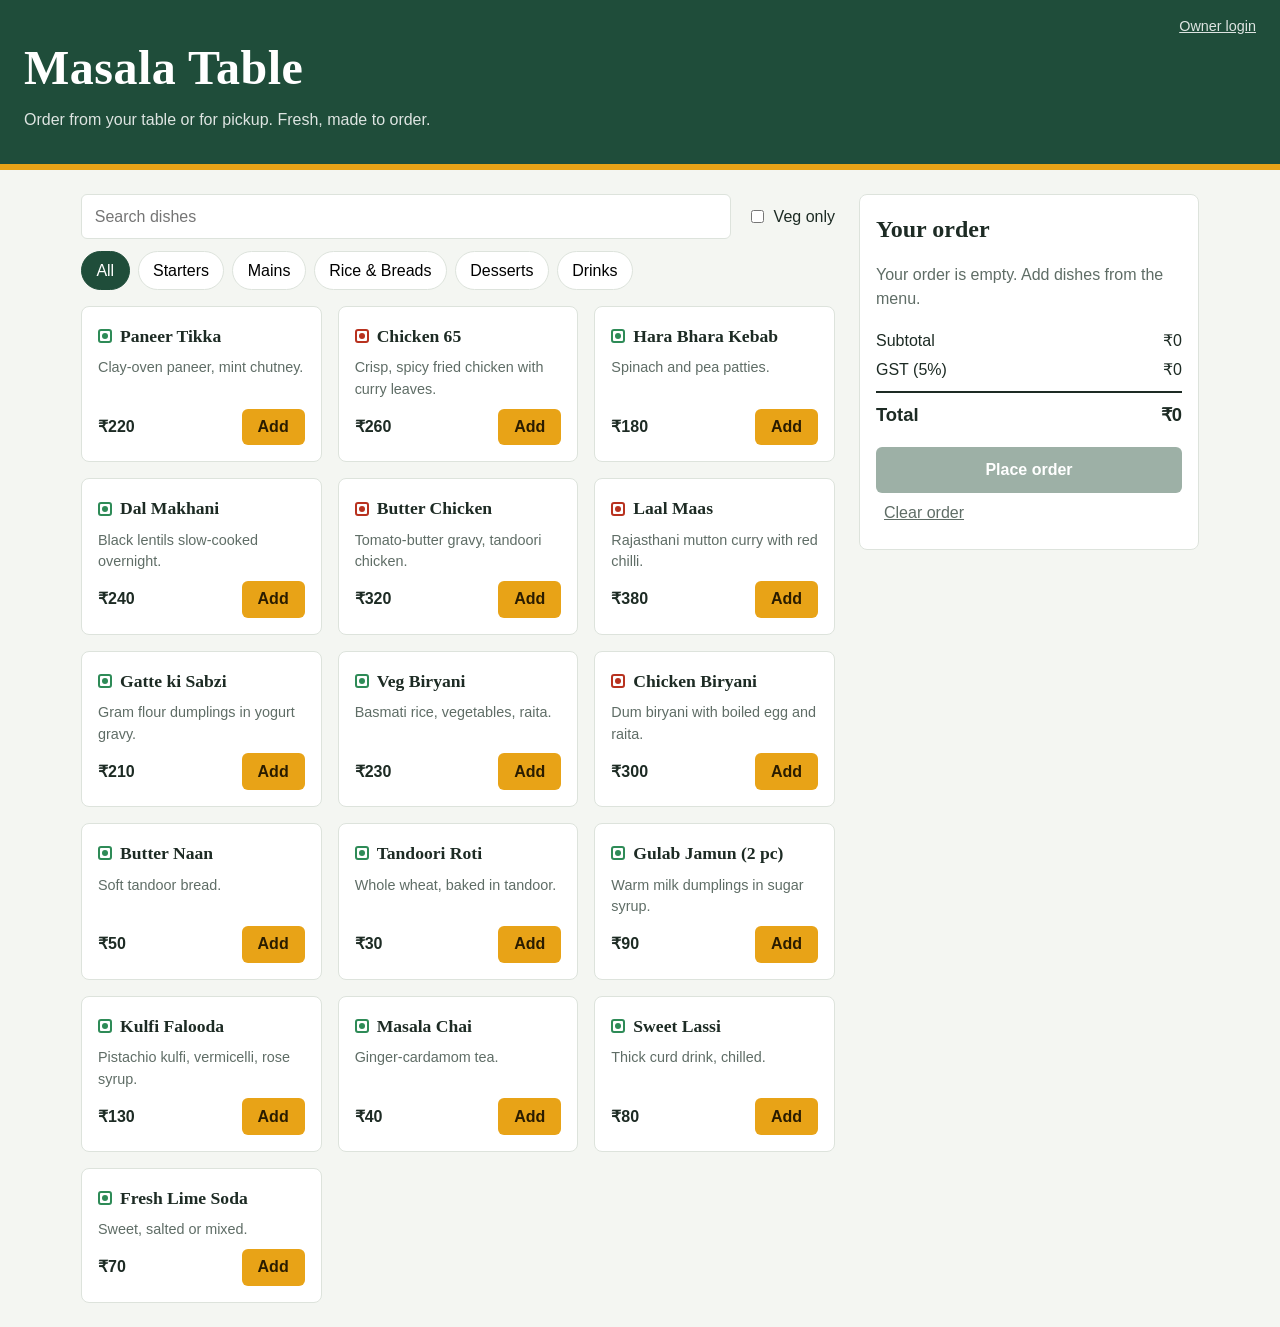
<file: index.html>
<!DOCTYPE html>
<html lang="en">
<head>
  <meta charset="UTF-8">
  <meta name="viewport" content="width=device-width, initial-scale=1">
  <title>Masala Table | Menu & Online Ordering</title>
  <link rel="stylesheet" href="style.css">
</head>
<body>
  <header class="top">
    <h1>Masala Table</h1>
    <p>Order from your table or for pickup. Fresh, made to order.</p>
    <a class="owner-link" href="admin.html">Owner login</a>
  </header>

  <main class="layout">
    <section class="menu-area" aria-label="Menu">
      <div class="controls">
        <input id="search" type="search" placeholder="Search dishes" aria-label="Search dishes">
        <label class="veg-toggle"><input id="vegOnly" type="checkbox"> Veg only</label>
      </div>
      <div id="categories" class="categories" role="tablist"></div>
      <div id="menu" class="menu-grid"></div>
    </section>

    <aside class="cart" aria-label="Your order">
      <h2>Your order</h2>
      <div id="cartItems"></div>
      <dl class="totals">
        <div><dt>Subtotal</dt><dd id="subtotal">₹0</dd></div>
        <div><dt>GST (5%)</dt><dd id="gst">₹0</dd></div>
        <div class="grand"><dt>Total</dt><dd id="total">₹0</dd></div>
      </dl>
      <button id="checkoutBtn" class="primary" disabled>Place order</button>
      <button id="clearBtn" class="link">Clear order</button>
    </aside>
  </main>

  <dialog id="checkoutDialog">
    <form id="checkoutForm" method="dialog">
      <h2>Confirm your order</h2>
      <label>Name <input id="custName" required minlength="2"></label>
      <label>Phone <input id="custPhone" required pattern="[0-9]{10}" title="Enter a 10-digit number"></label>
      <label>Order type
        <select id="orderType">
          <option>Dine-in</option>
          <option>Pickup</option>
        </select>
      </label>
      <label id="tableRow">Table number <input id="tableNo" type="number" min="1" max="30"></label>
      <label>Special instructions <textarea id="notes" rows="2" placeholder="Less spicy, no onion..."></textarea></label>
      <div class="row">
        <button type="button" id="cancelBtn" class="link">Cancel</button>
        <button type="submit" class="primary">Confirm order</button>
      </div>
    </form>
  </dialog>

  <dialog id="doneDialog">
    <h2>Order placed</h2>
    <p id="doneText"></p>
    <button id="doneBtn" class="primary">Done</button>
  </dialog>

  <script src="menu-data.js"></script>
  <script src="script.js"></script>
</body>
</html>
</file>
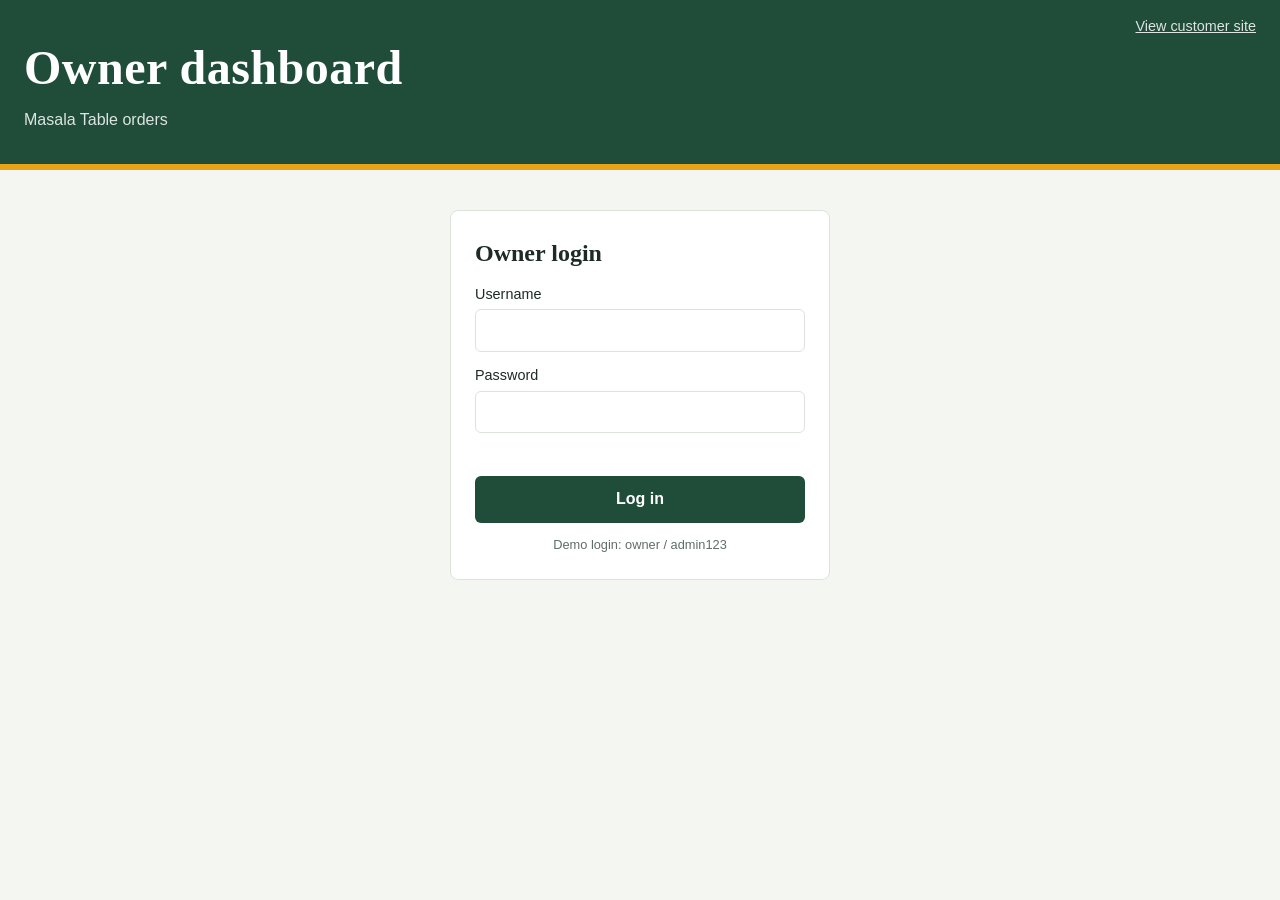
<file: admin.html>
<!DOCTYPE html>
<html lang="en">
<head>
  <meta charset="UTF-8">
  <meta name="viewport" content="width=device-width, initial-scale=1">
  <title>Masala Table | Owner Dashboard</title>
  <link rel="stylesheet" href="style.css">
  <link rel="stylesheet" href="admin.css">
</head>
<body>
  <header class="top">
    <h1>Owner dashboard</h1>
    <p>Masala Table orders</p>
    <a class="owner-link" href="index.html">View customer site</a>
  </header>

  <!-- Login -->
  <section id="loginView" class="login">
    <form id="loginForm">
      <h2>Owner login</h2>
      <label>Username <input id="user" autocomplete="username" required></label>
      <label>Password <input id="pass" type="password" autocomplete="current-password" required></label>
      <p id="loginError" class="error" role="alert"></p>
      <button class="primary" type="submit">Log in</button>
      <p class="hint">Demo login: owner / admin123</p>
    </form>
  </section>

  <!-- Dashboard -->
  <main id="dashView" class="dash" hidden>
    <div class="bar">
      <div class="stats" id="stats"></div>
      <button id="logoutBtn" class="link">Log out</button>
    </div>

    <div class="bar">
      <div id="statusTabs" class="categories"></div>
      <input id="orderSearch" type="search" placeholder="Search by name, phone or order ID" aria-label="Search orders">
    </div>

    <div id="orders" class="orders"></div>
  </main>

  <script src="admin.js"></script>
</body>
</html>
</file>
<file: style.css>
:root {
  --ink: #1d2b24;
  --muted: #5f6d66;
  --bg: #f4f6f2;
  --card: #ffffff;
  --line: #dde3dc;
  --green: #1f4d3a;
  --saffron: #e8a317;
  --chili: #b8321f;
  --leaf: #2e8b57;
}
* { box-sizing: border-box; }
body { margin: 0; font-family: "Trebuchet MS", "Segoe UI", sans-serif; background: var(--bg); color: var(--ink); line-height: 1.5; }
h1, h2, h3 { font-family: Georgia, "Times New Roman", serif; margin: 0; }

.top { background: var(--green); color: #fff; padding: 2rem 1.5rem; border-bottom: 6px solid var(--saffron); }
.top h1 { font-size: clamp(2rem, 5vw, 3rem); letter-spacing: .5px; }
.top p { margin: .25rem 0 0; opacity: .85; }

.layout { display: grid; grid-template-columns: 1fr 340px; gap: 1.5rem; max-width: 1150px; margin: 1.5rem auto; padding: 0 1rem; align-items: start; }

.controls { display: flex; gap: 1rem; align-items: center; margin-bottom: .75rem; flex-wrap: wrap; }
.controls input[type=search] { flex: 1; min-width: 180px; padding: .6rem .8rem; border: 1px solid var(--line); border-radius: 6px; font: inherit; }
.veg-toggle { display: flex; gap: .4rem; align-items: center; cursor: pointer; }

.categories { display: flex; gap: .5rem; flex-wrap: wrap; margin-bottom: 1rem; }
.chip { border: 1px solid var(--line); background: var(--card); padding: .4rem .9rem; border-radius: 999px; font: inherit; cursor: pointer; }
.chip.active { background: var(--green); color: #fff; border-color: var(--green); }

.menu-grid { display: grid; grid-template-columns: repeat(auto-fill, minmax(230px, 1fr)); gap: 1rem; }
.dish { background: var(--card); border: 1px solid var(--line); border-radius: 8px; padding: 1rem; display: flex; flex-direction: column; gap: .5rem; }
.dish h3 { font-size: 1.1rem; }
.dish p { margin: 0; color: var(--muted); font-size: .9rem; flex: 1; }
.dish-head { display: flex; align-items: center; gap: .5rem; }
.dish-foot { display: flex; justify-content: space-between; align-items: center; }
.mark { width: 14px; height: 14px; border: 2px solid; border-radius: 3px; position: relative; flex: none; }
.mark::after { content: ""; position: absolute; inset: 2px; border-radius: 50%; background: currentColor; }
.mark.veg { color: var(--leaf); }
.mark.nonveg { color: var(--chili); }

button { font: inherit; cursor: pointer; }
.add { background: var(--saffron); color: #2a1c00; border: 0; padding: .4rem 1rem; border-radius: 6px; font-weight: 700; }
.add:hover { filter: brightness(.95); }
.primary { background: var(--green); color: #fff; border: 0; padding: .7rem 1rem; border-radius: 6px; font-weight: 700; width: 100%; }
.primary:disabled { background: #9db0a6; cursor: not-allowed; }
.link { background: none; border: 0; color: var(--muted); text-decoration: underline; padding: .5rem; }

.cart { background: var(--card); border: 1px solid var(--line); border-radius: 8px; padding: 1rem; position: sticky; top: 1rem; }
.cart h2 { margin-bottom: .75rem; }
.line { display: grid; grid-template-columns: 1fr auto 64px; gap: .5rem; align-items: center; padding: .5rem 0; border-bottom: 1px solid var(--line); font-size: .92rem; }
.qty { display: inline-flex; align-items: center; gap: .4rem; }
.qty button { width: 26px; height: 26px; border: 1px solid var(--line); background: #fff; border-radius: 50%; }
.amt { text-align: right; }
.totals { margin: 1rem 0; }
.totals div { display: flex; justify-content: space-between; padding: .15rem 0; }
.totals dt, .totals dd { margin: 0; }
.grand { font-weight: 700; font-size: 1.15rem; border-top: 2px solid var(--ink); margin-top: .4rem; padding-top: .5rem !important; }
.empty { color: var(--muted); }

dialog { border: 0; border-radius: 10px; padding: 1.5rem; width: min(440px, 92vw); }
dialog::backdrop { background: rgba(0,0,0,.45); }
dialog form { display: grid; gap: .8rem; }
dialog label { display: grid; gap: .25rem; font-size: .9rem; }
dialog input, dialog select, dialog textarea { padding: .55rem; border: 1px solid var(--line); border-radius: 6px; font: inherit; }
.row { display: flex; gap: .5rem; align-items: center; }
.row .primary { width: auto; flex: 1; }

:focus-visible { outline: 3px solid var(--saffron); outline-offset: 2px; }

@media (max-width: 800px) {
  .layout { grid-template-columns: 1fr; }
  .cart { position: static; }
}

.top { position: relative; }
.owner-link { position: absolute; top: 1rem; right: 1.5rem; color: #fff; opacity: .85; font-size: .9rem; }
</file>
<file: admin.css>
.login { display: grid; place-items: center; padding: 2.5rem 1rem; }
.login form { background: var(--card); border: 1px solid var(--line); border-radius: 8px; padding: 1.5rem; width: min(380px, 100%); display: grid; gap: .8rem; }
.login label { display: grid; gap: .25rem; font-size: .9rem; }
.login input { padding: .6rem; border: 1px solid var(--line); border-radius: 6px; font: inherit; }
.error { color: var(--chili); margin: 0; min-height: 1.2em; font-size: .9rem; }
.hint { color: var(--muted); font-size: .8rem; margin: 0; text-align: center; }

.dash { max-width: 1150px; margin: 1.5rem auto; padding: 0 1rem; }
.bar { display: flex; justify-content: space-between; align-items: center; gap: 1rem; flex-wrap: wrap; margin-bottom: 1rem; }
.bar input[type=search] { padding: .55rem .8rem; border: 1px solid var(--line); border-radius: 6px; font: inherit; min-width: 240px; }

.stats { display: flex; gap: 1rem; flex-wrap: wrap; }
.stat { background: var(--card); border: 1px solid var(--line); border-left: 5px solid var(--saffron); border-radius: 8px; padding: .6rem 1rem; min-width: 130px; }
.stat b { display: block; font-size: 1.4rem; font-family: Georgia, serif; }
.stat span { color: var(--muted); font-size: .85rem; }

.orders { display: grid; grid-template-columns: repeat(auto-fill, minmax(320px, 1fr)); gap: 1rem; }
.order { background: var(--card); border: 1px solid var(--line); border-radius: 8px; padding: 1rem; display: grid; gap: .6rem; align-content: start; }
.order.new { border-left: 5px solid var(--chili); }
.order-top { display: flex; justify-content: space-between; align-items: start; gap: .5rem; }
.order h3 { font-size: 1.05rem; }
.meta { color: var(--muted); font-size: .85rem; margin: 0; }
.badge { padding: .15rem .6rem; border-radius: 999px; font-size: .8rem; font-weight: 700; white-space: nowrap; }
.badge.Pending { background: #fde7c0; color: #7a4b00; }
.badge.Confirmed { background: #d6e8fb; color: #124a80; }
.badge.Preparing { background: #e8dcf7; color: #55308a; }
.badge.Ready { background: #d4f0de; color: #17633a; }
.badge.Completed { background: #e4e8e4; color: #3f4a43; }
.badge.Rejected { background: #f9d6d0; color: #8e2312; }
.order ul { margin: 0; padding-left: 1.1rem; font-size: .92rem; }
.note { background: #fff7e0; border: 1px dashed var(--saffron); padding: .4rem .6rem; border-radius: 6px; font-size: .88rem; margin: 0; }
.order-foot { display: flex; justify-content: space-between; align-items: center; font-weight: 700; border-top: 1px solid var(--line); padding-top: .5rem; }
.actions { display: flex; gap: .5rem; flex-wrap: wrap; }
.actions button { border: 0; border-radius: 6px; padding: .5rem .9rem; font-weight: 700; }
.actions .next { background: var(--green); color: #fff; }
.actions .reject { background: #fff; color: var(--chili); border: 1px solid var(--chili); }
</file>
